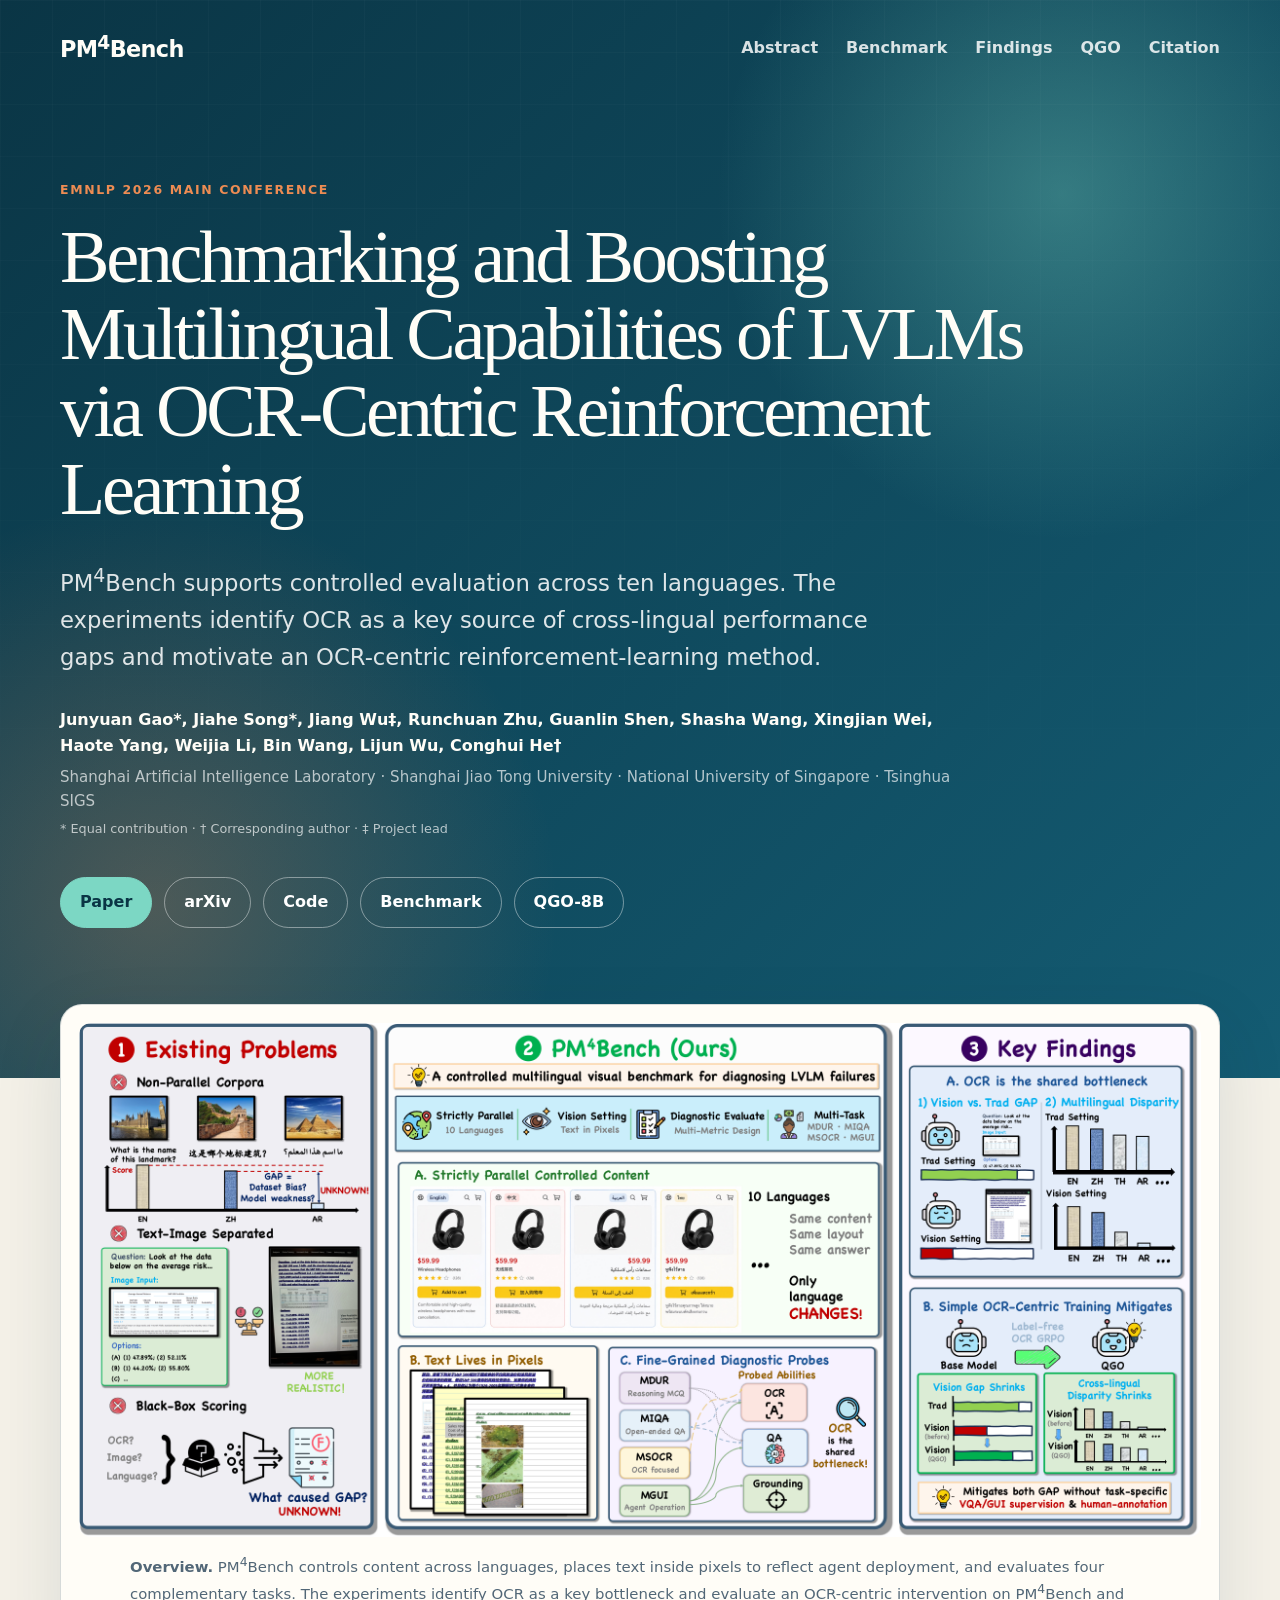
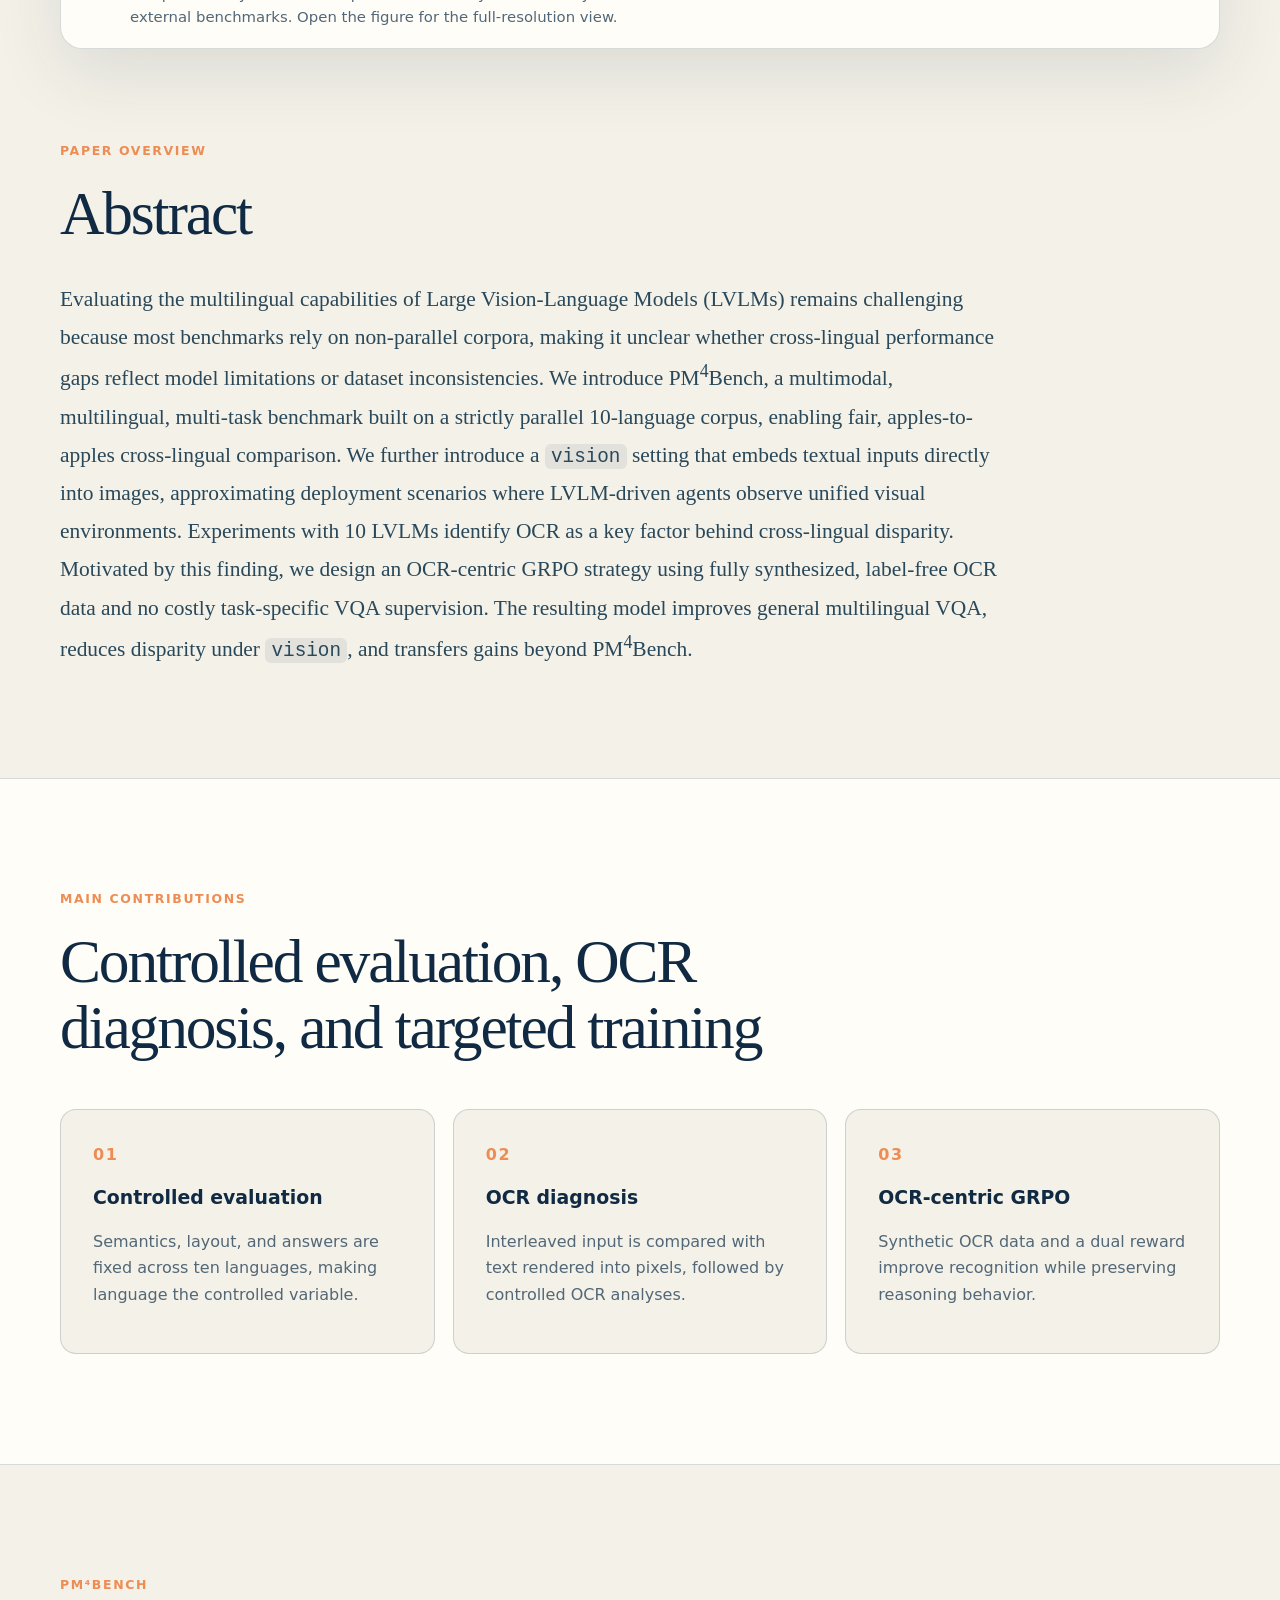
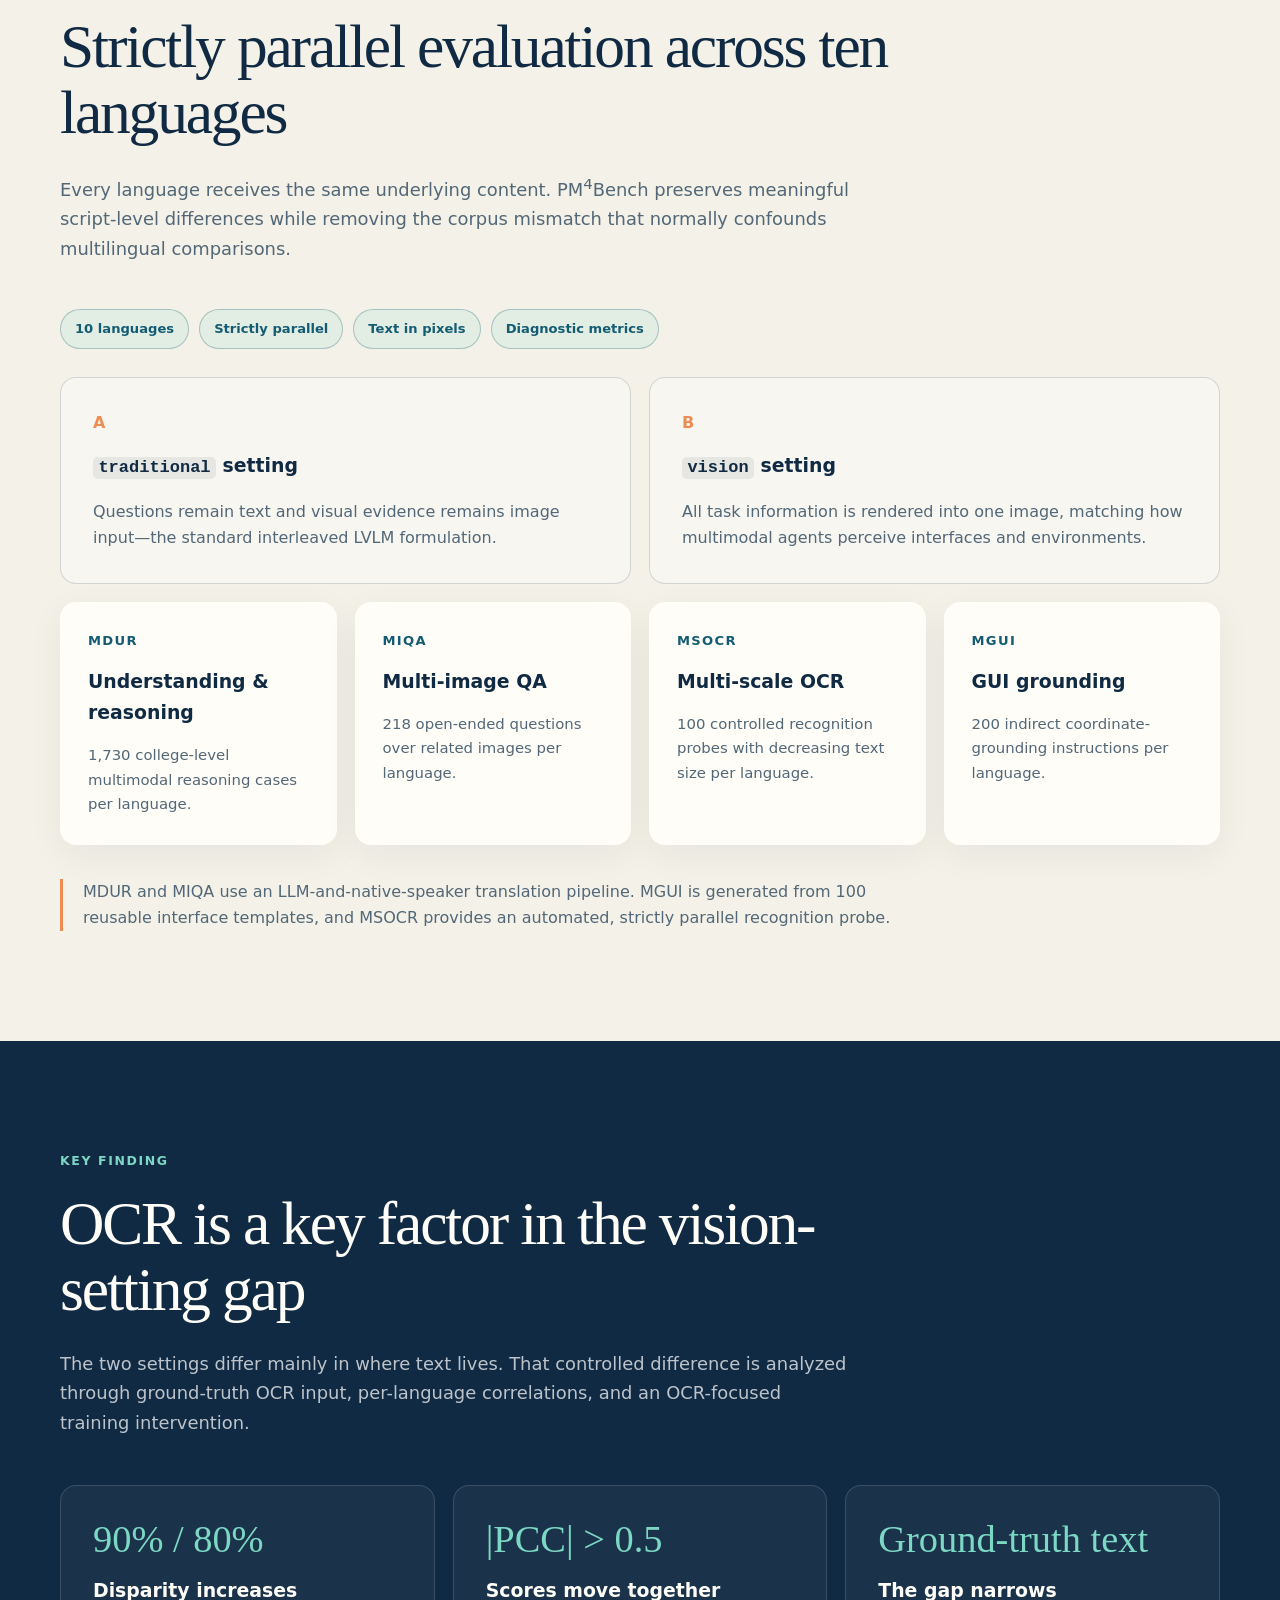
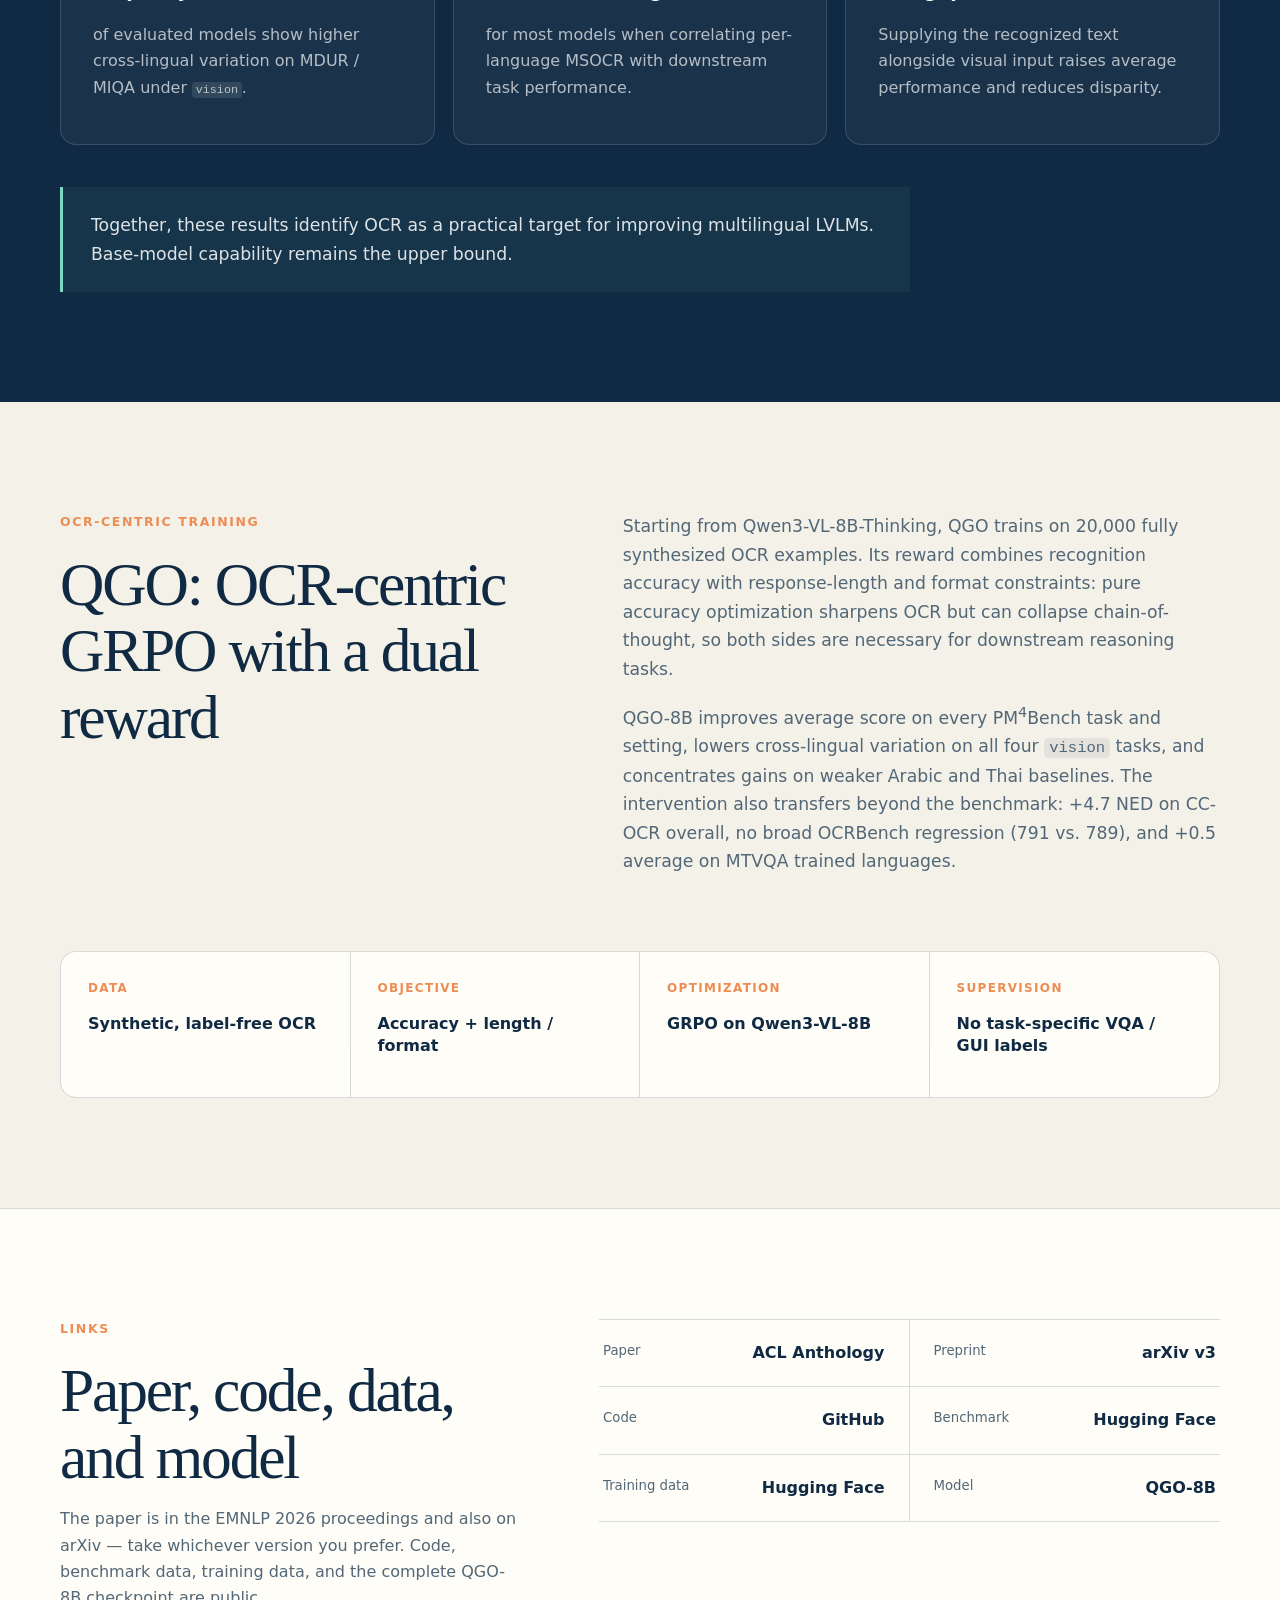
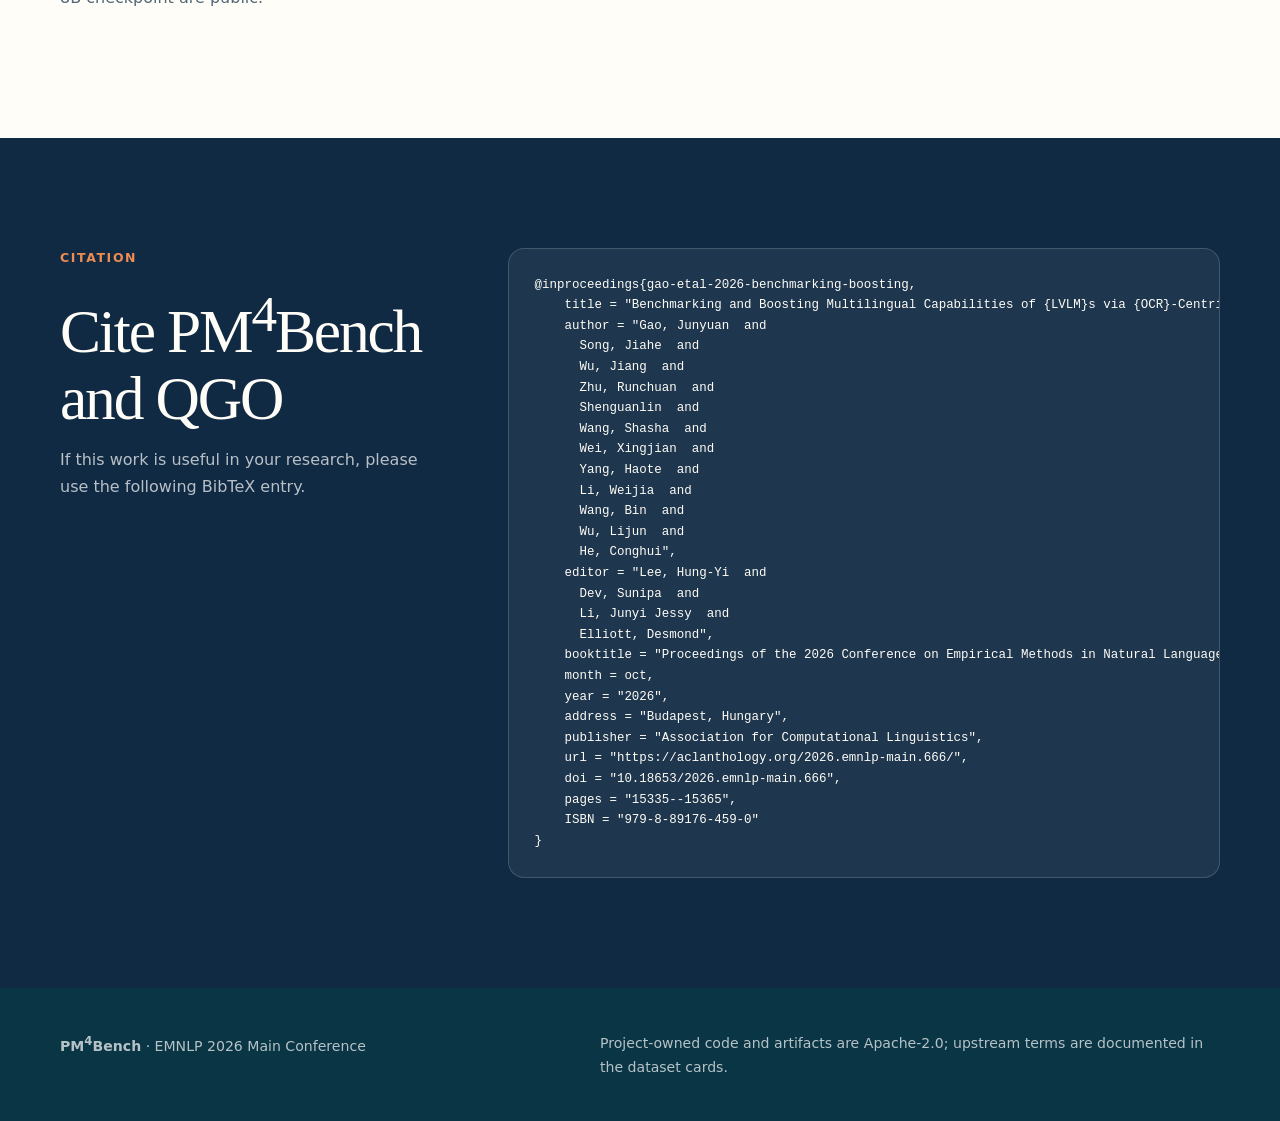
<file: index.html>
<!doctype html>
<html lang="en">
  <head>
    <meta charset="utf-8">
    <meta name="viewport" content="width=device-width, initial-scale=1">
    <meta http-equiv="refresh" content="0; url=./PM4Bench/">
    <title>PM4Bench</title>
    <link rel="canonical" href="https://little-bird-vodka.github.io/PM4Bench/">
  </head>
  <body>
    <p><a href="./PM4Bench/">Open the PM4Bench project page</a>.</p>
  </body>
</html>
</file>
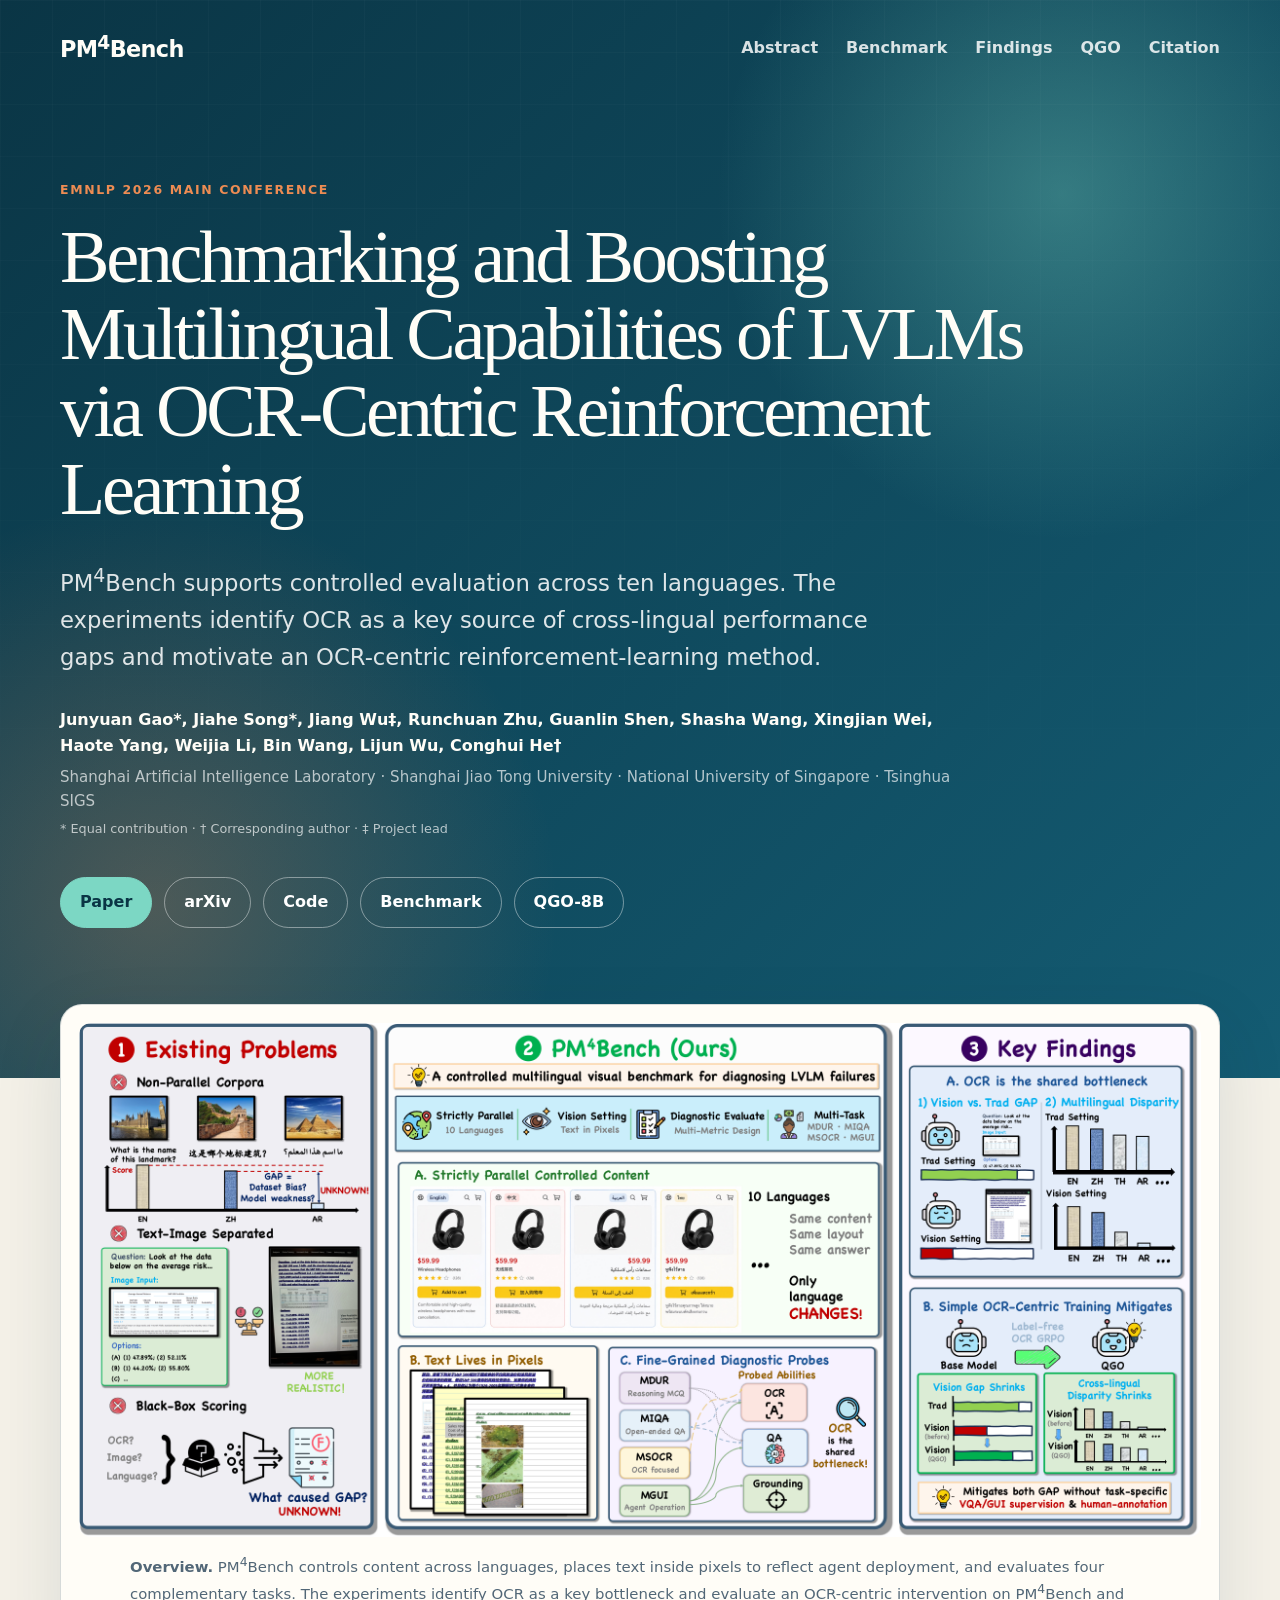
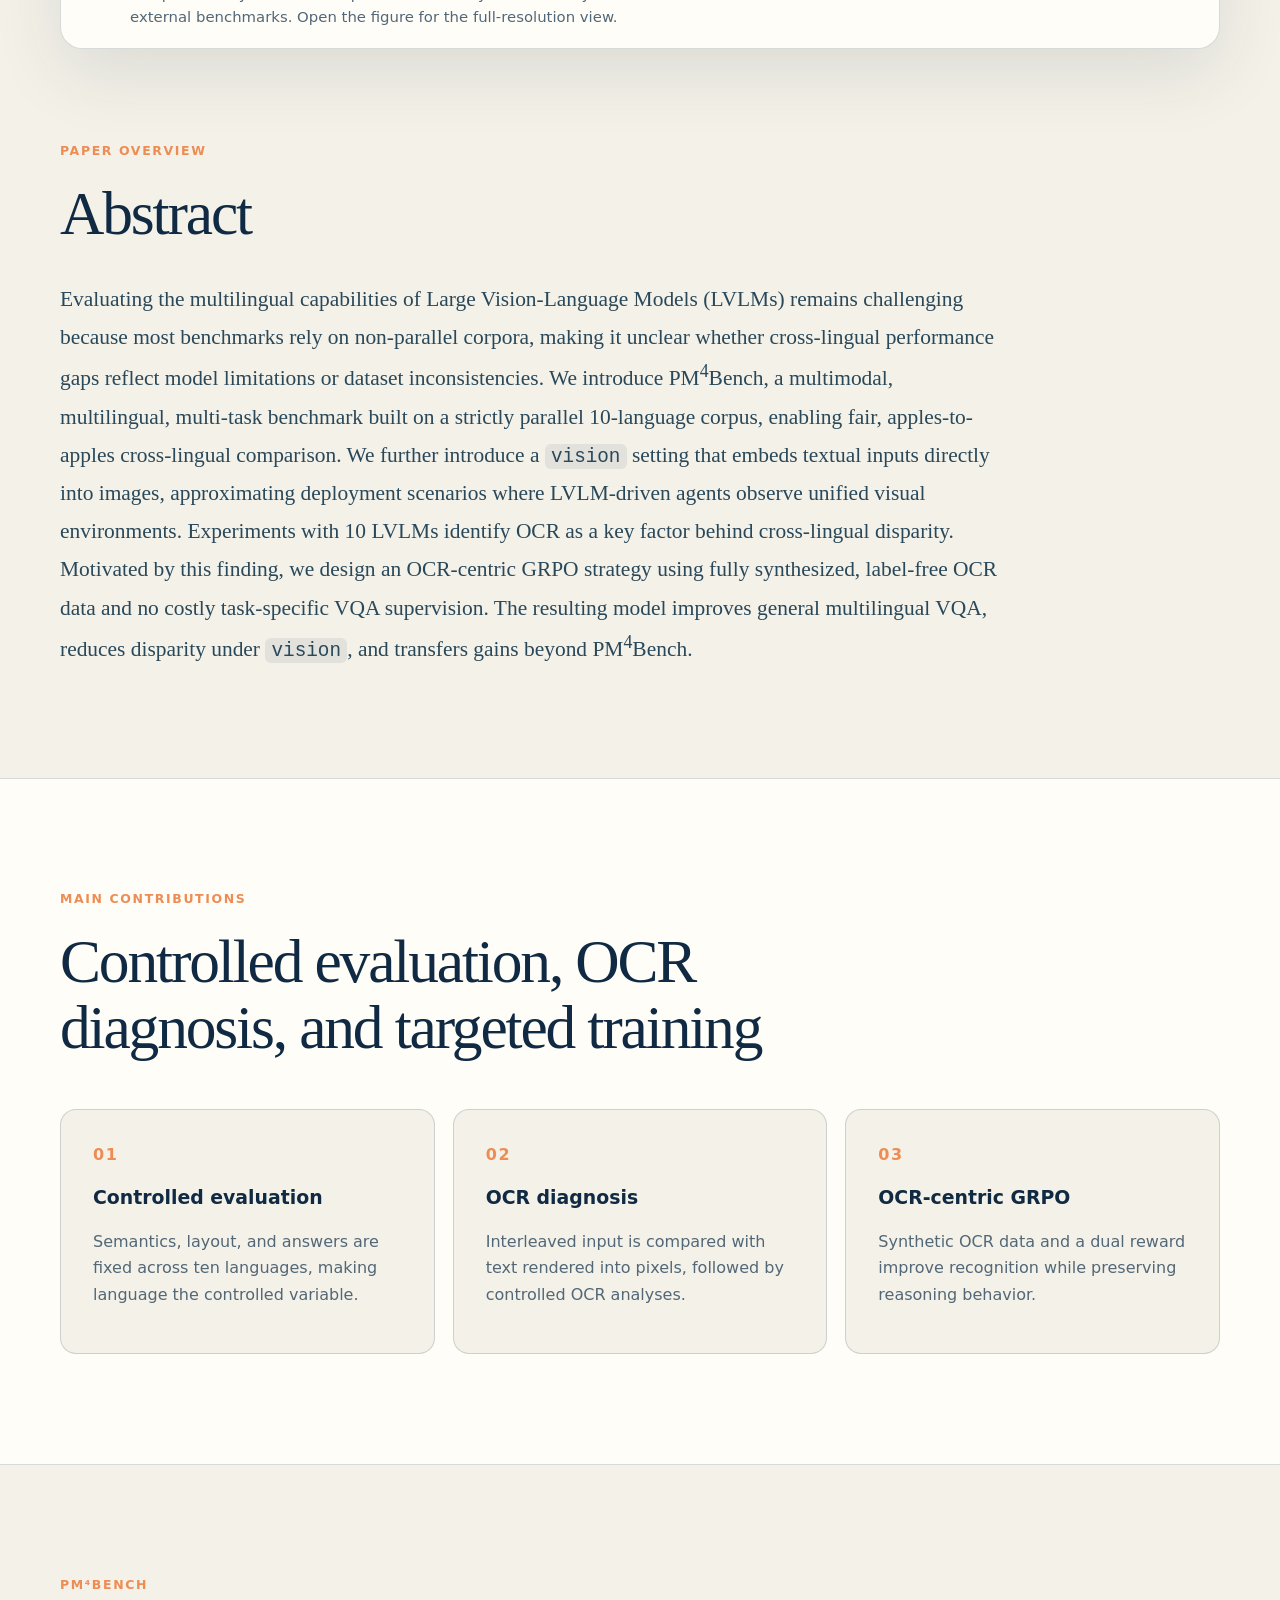
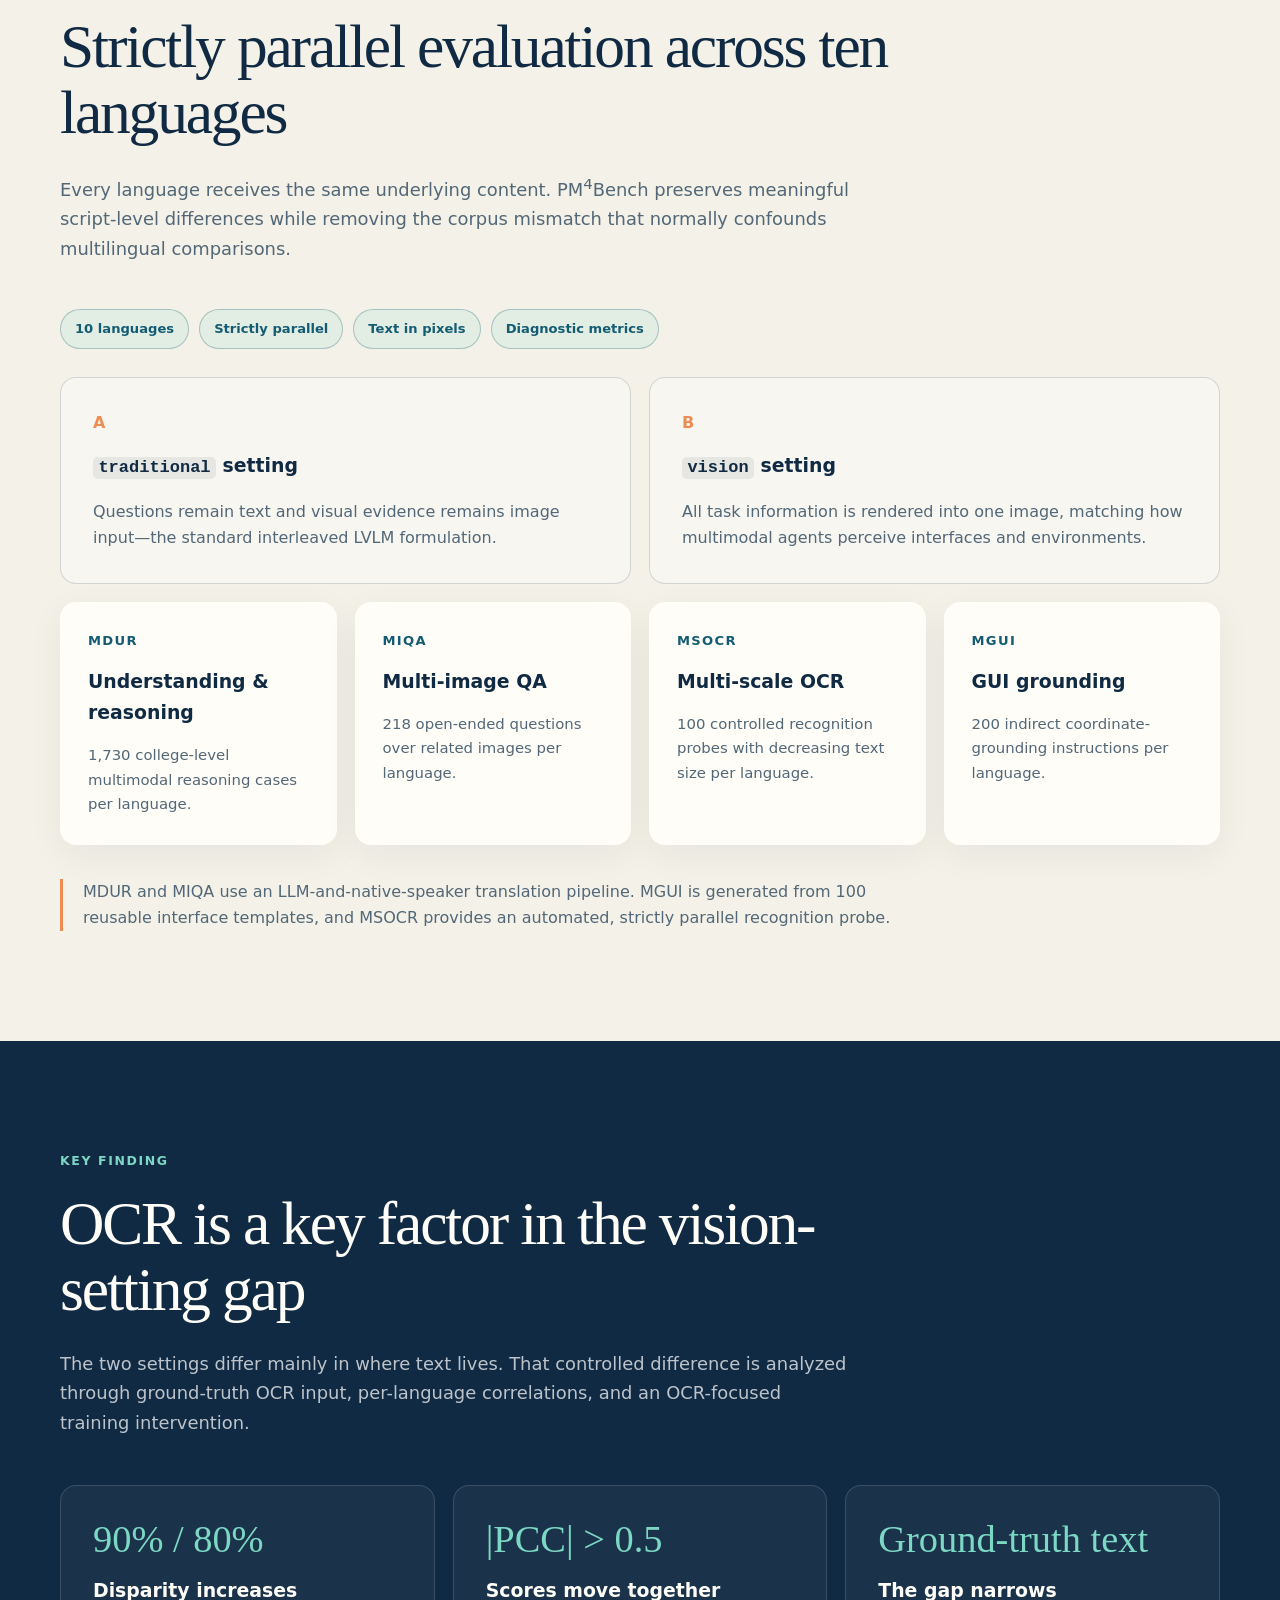
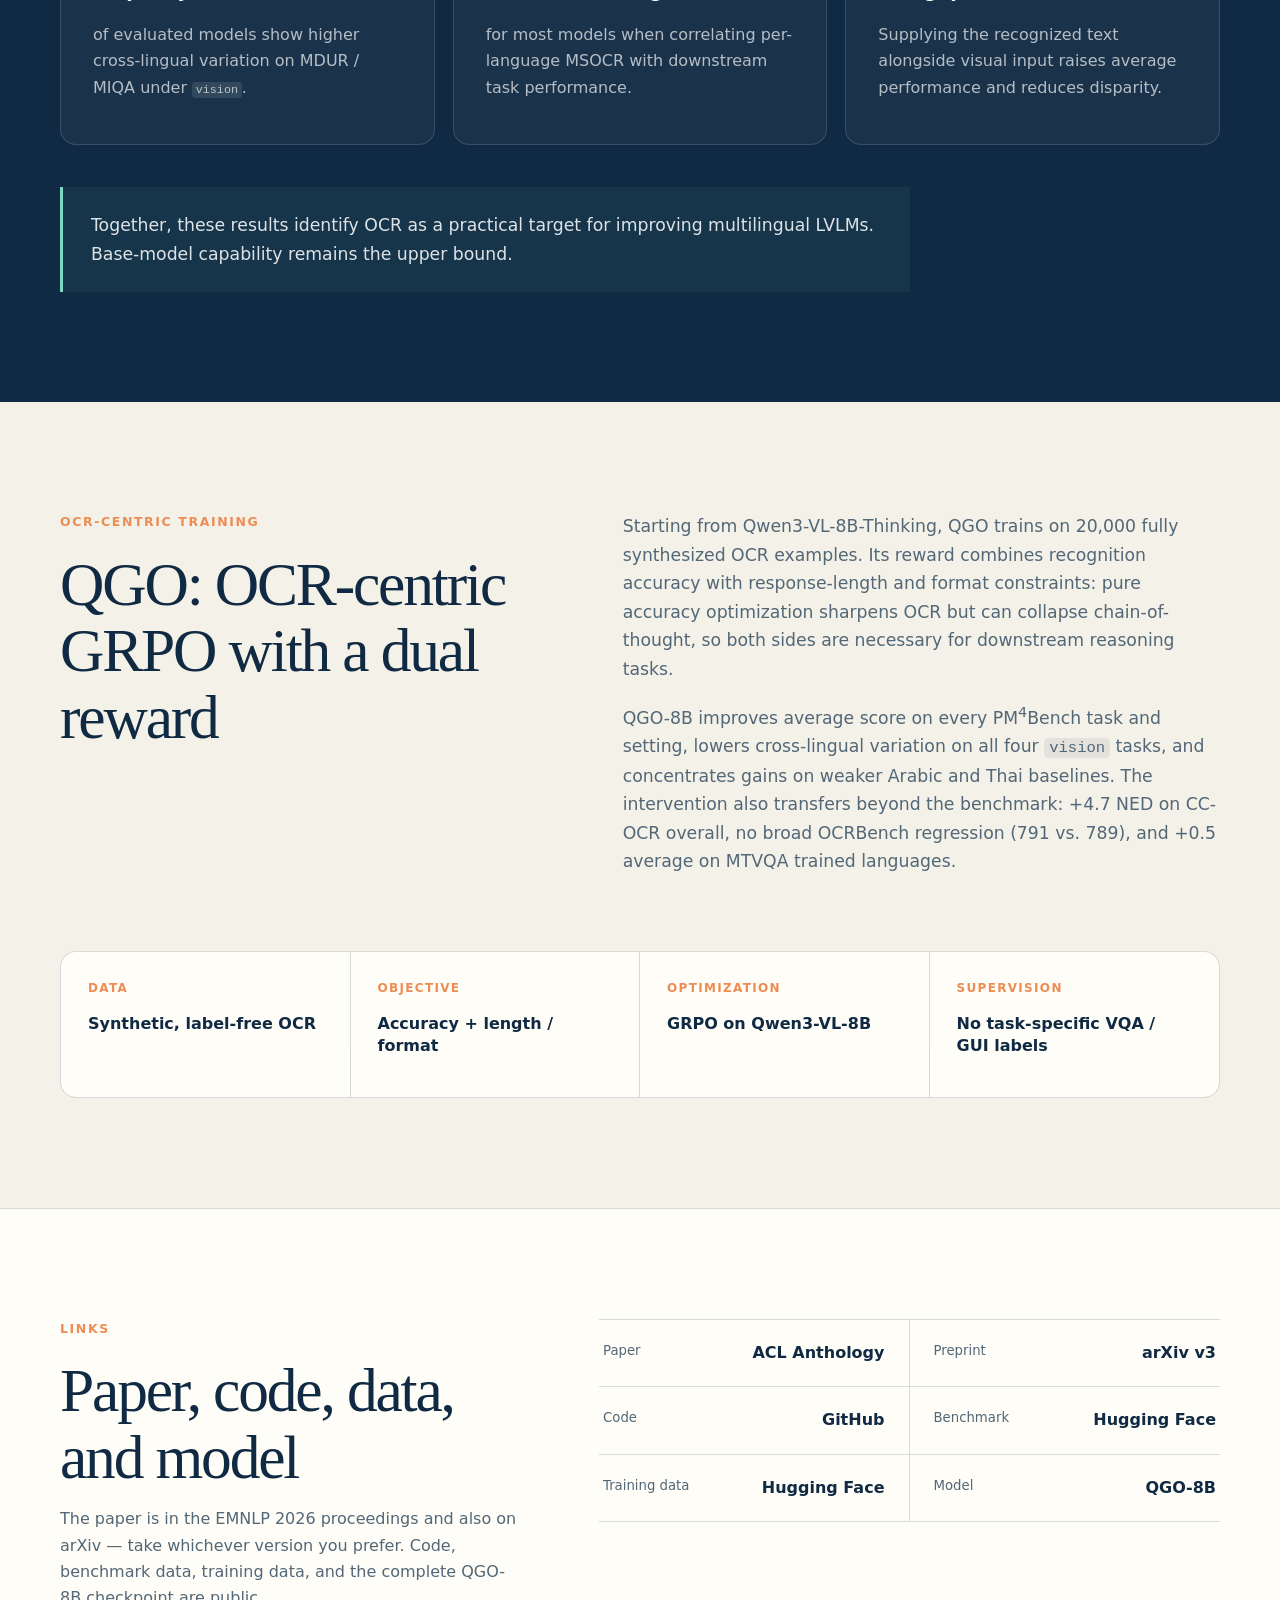
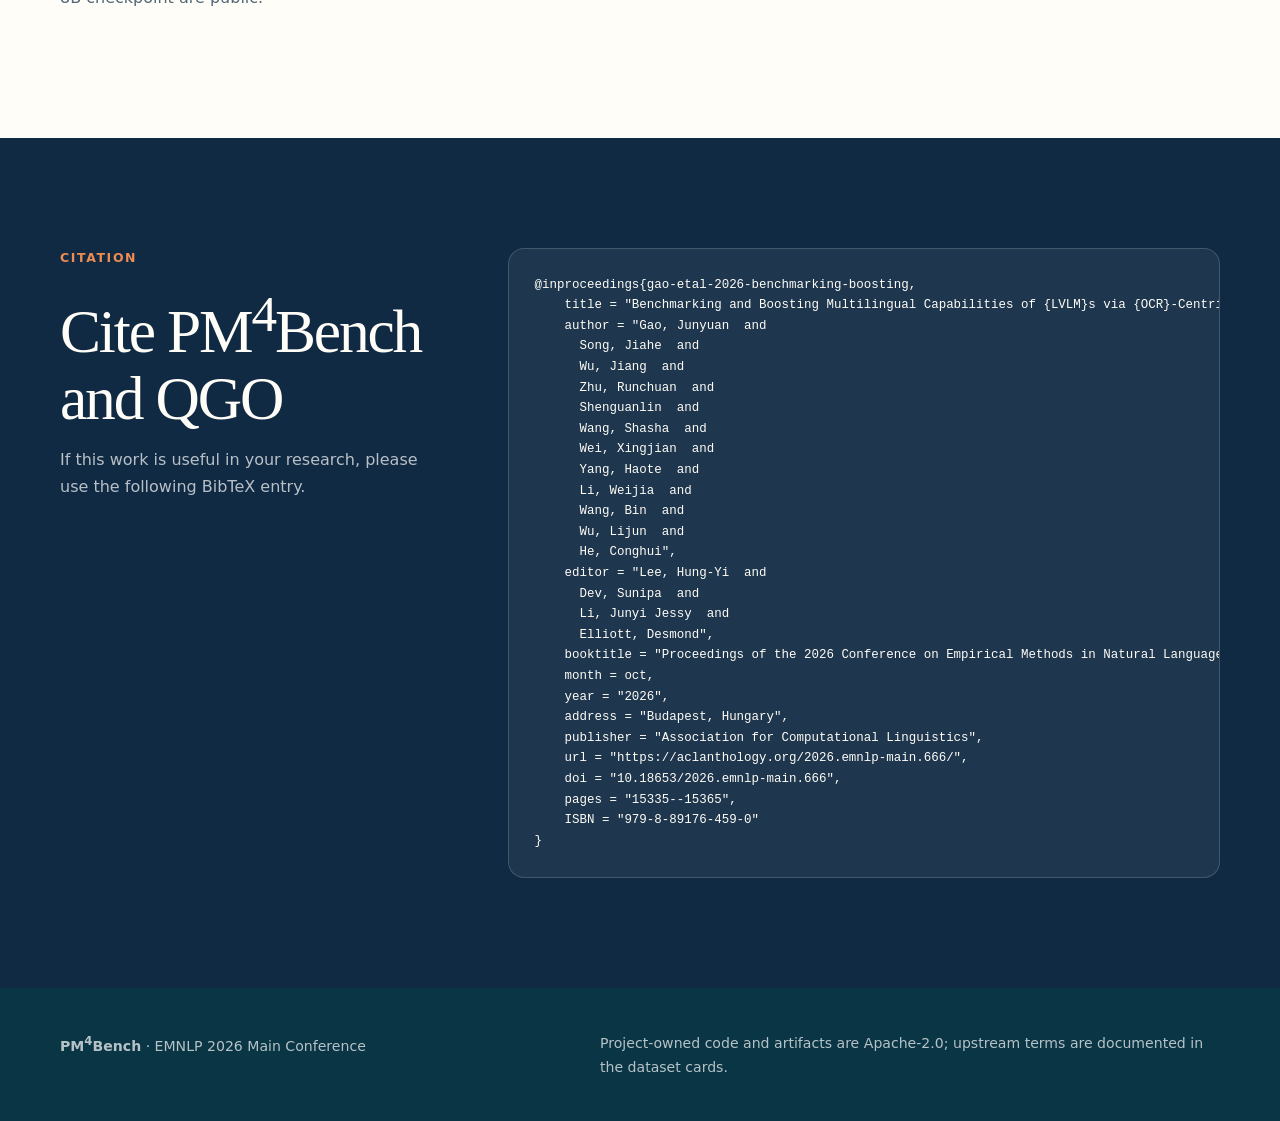
<file: PM4Bench/index.html>
<!doctype html>
<html lang="en">
  <head>
    <meta charset="utf-8">
    <meta name="viewport" content="width=device-width, initial-scale=1">
    <meta name="description" content="PM4Bench studies multilingual LVLMs with a strictly parallel benchmark, identifies OCR as a cross-lingual bottleneck, and mitigates it with OCR-centric reinforcement learning.">
    <meta name="theme-color" content="#102a43">
    <title>PM4Bench — Benchmarking and Boosting Multilingual LVLMs</title>
    <link rel="stylesheet" href="./styles.css">
  </head>
  <body>
    <header class="hero">
      <nav class="nav wrap" aria-label="Primary navigation">
        <a class="brand" href="#top" aria-label="PM4Bench home">PM<sup>4</sup>Bench</a>
        <div class="nav-links">
          <a href="#abstract">Abstract</a>
          <a href="#benchmark">Benchmark</a>
          <a href="#findings">Findings</a>
          <a href="#qgo">QGO</a>
          <a href="#citation">Citation</a>
        </div>
      </nav>

      <div id="top" class="hero-content wrap">
        <p class="eyebrow">EMNLP 2026 Main Conference</p>
        <h1>Benchmarking and Boosting Multilingual Capabilities of LVLMs via OCR-Centric Reinforcement Learning</h1>
        <p class="lede">
          PM<sup>4</sup>Bench supports controlled evaluation across ten
          languages. The experiments identify OCR as a key source of
          cross-lingual performance gaps and motivate an OCR-centric
          reinforcement-learning method.
        </p>
        <p class="authors">
          Junyuan Gao*, Jiahe Song*, Jiang Wu‡, Runchuan Zhu, Guanlin Shen,
          Shasha Wang, Xingjian Wei, Haote Yang, Weijia Li, Bin Wang,
          Lijun Wu, Conghui He†
        </p>
        <p class="affiliations">
          Shanghai Artificial Intelligence Laboratory · Shanghai Jiao Tong University ·
          National University of Singapore · Tsinghua SIGS
        </p>
        <p class="author-note">* Equal contribution · † Corresponding author · ‡ Project lead</p>
        <div class="actions" aria-label="Paper and artifacts">
          <a class="button primary" href="https://aclanthology.org/2026.emnlp-main.666/">Paper</a>
          <a class="button" href="https://arxiv.org/abs/2503.18484v3">arXiv</a>
          <a class="button" href="https://github.com/opendatalab/PM4Bench">Code</a>
          <a class="button" href="https://huggingface.co/datasets/songjhPKU/PM4Bench">Benchmark</a>
          <a class="button" href="https://huggingface.co/DatasetMan/QGO-8B">QGO-8B</a>
        </div>
      </div>
    </header>

    <main>
      <section class="teaser wrap" aria-labelledby="teaser-title">
        <figure>
          <a class="teaser-image-link" href="./teaser.png" title="Open the full-resolution teaser">
            <img
              src="./teaser.png"
              width="2304"
              height="1056"
              alt="PM4Bench overview: limitations of existing multilingual benchmarks, the controlled ten-language PM4Bench design, and OCR-centric training findings."
            >
          </a>
          <figcaption id="teaser-title">
            <strong>Overview.</strong> PM<sup>4</sup>Bench controls content across
            languages, places text inside pixels to reflect agent deployment,
            and evaluates four complementary tasks. The experiments identify
            OCR as a key bottleneck and evaluate an OCR-centric intervention on
            PM<sup>4</sup>Bench and external benchmarks.
            Open the figure for the full-resolution view.
          </figcaption>
        </figure>
      </section>

      <section id="abstract" class="section wrap prose-section">
        <p class="section-label">Paper overview</p>
        <h2>Abstract</h2>
        <p class="abstract-copy">
          Evaluating the multilingual capabilities of Large Vision-Language
          Models (LVLMs) remains challenging because most benchmarks rely on
          non-parallel corpora, making it unclear whether cross-lingual
          performance gaps reflect model limitations or dataset inconsistencies.
          We introduce PM<sup>4</sup>Bench, a multimodal, multilingual,
          multi-task benchmark built on a strictly parallel 10-language corpus,
          enabling fair, apples-to-apples cross-lingual comparison. We further
          introduce a <code>vision</code> setting that embeds textual inputs
          directly into images, approximating deployment scenarios where
          LVLM-driven agents observe unified visual environments. Experiments
          with 10 LVLMs identify OCR as a key factor behind cross-lingual
          disparity. Motivated by this finding, we design an OCR-centric GRPO
          strategy using fully synthesized, label-free OCR data and no costly
          task-specific VQA supervision. The resulting model improves general
          multilingual VQA, reduces disparity under <code>vision</code>, and
          transfers gains beyond PM<sup>4</sup>Bench.
        </p>
      </section>

      <section class="section highlights-band" aria-labelledby="contributions-title">
        <div class="wrap">
          <p class="section-label">Main contributions</p>
          <h2 id="contributions-title">Controlled evaluation, OCR diagnosis, and targeted training</h2>
          <div class="contribution-grid">
            <article>
              <span class="step">01</span>
              <h3>Controlled evaluation</h3>
              <p>Semantics, layout, and answers are fixed across ten languages, making language the controlled variable.</p>
            </article>
            <article>
              <span class="step">02</span>
              <h3>OCR diagnosis</h3>
              <p>Interleaved input is compared with text rendered into pixels, followed by controlled OCR analyses.</p>
            </article>
            <article>
              <span class="step">03</span>
              <h3>OCR-centric GRPO</h3>
              <p>Synthetic OCR data and a dual reward improve recognition while preserving reasoning behavior.</p>
            </article>
          </div>
        </div>
      </section>

      <section id="benchmark" class="section wrap">
        <p class="section-label">PM⁴Bench</p>
        <h2>Strictly parallel evaluation across ten languages</h2>
        <p class="section-intro">
          Every language receives the same underlying content. PM<sup>4</sup>Bench
          preserves meaningful script-level differences while removing the
          corpus mismatch that normally confounds multilingual comparisons.
        </p>

        <div class="principle-row" aria-label="Benchmark design principles">
          <span>10 languages</span>
          <span>Strictly parallel</span>
          <span>Text in pixels</span>
          <span>Diagnostic metrics</span>
        </div>

        <div class="setting-grid">
          <article>
            <span class="step">A</span>
            <h3><code>traditional</code> setting</h3>
            <p>Questions remain text and visual evidence remains image input—the standard interleaved LVLM formulation.</p>
          </article>
          <article>
            <span class="step">B</span>
            <h3><code>vision</code> setting</h3>
            <p>All task information is rendered into one image, matching how multimodal agents perceive interfaces and environments.</p>
          </article>
        </div>

        <div class="task-grid">
          <article>
            <p class="task-code">MDUR</p>
            <h3>Understanding &amp; reasoning</h3>
            <p>1,730 college-level multimodal reasoning cases per language.</p>
          </article>
          <article>
            <p class="task-code">MIQA</p>
            <h3>Multi-image QA</h3>
            <p>218 open-ended questions over related images per language.</p>
          </article>
          <article>
            <p class="task-code">MSOCR</p>
            <h3>Multi-scale OCR</h3>
            <p>100 controlled recognition probes with decreasing text size per language.</p>
          </article>
          <article>
            <p class="task-code">MGUI</p>
            <h3>GUI grounding</h3>
            <p>200 indirect coordinate-grounding instructions per language.</p>
          </article>
        </div>

        <p class="construction-note">
          MDUR and MIQA use an LLM-and-native-speaker translation pipeline.
          MGUI is generated from 100 reusable interface templates, and MSOCR
          provides an automated, strictly parallel recognition probe.
        </p>
      </section>

      <section id="findings" class="section dark">
        <div class="wrap">
          <p class="section-label">Key finding</p>
          <h2>OCR is a key factor in the vision-setting gap</h2>
          <p class="dark-intro">
            The two settings differ mainly in where text lives. That controlled
            difference is analyzed through ground-truth OCR input, per-language
            correlations, and an OCR-focused training intervention.
          </p>

          <div class="evidence-grid">
            <article>
              <strong>90% / 80%</strong>
              <h3>Disparity increases</h3>
              <p>of evaluated models show higher cross-lingual variation on MDUR / MIQA under <code>vision</code>.</p>
            </article>
            <article>
              <strong>|PCC| &gt; 0.5</strong>
              <h3>Scores move together</h3>
              <p>for most models when correlating per-language MSOCR with downstream task performance.</p>
            </article>
            <article>
              <strong>Ground-truth text</strong>
              <h3>The gap narrows</h3>
              <p>Supplying the recognized text alongside visual input raises average performance and reduces disparity.</p>
            </article>
          </div>

          <p class="finding-conclusion">
            Together, these results identify OCR as a practical target for
            improving multilingual LVLMs. Base-model capability remains the
            upper bound.
          </p>
        </div>
      </section>

      <section id="qgo" class="section wrap">
        <div class="split">
          <div>
            <p class="section-label">OCR-centric training</p>
            <h2>QGO: OCR-centric GRPO with a dual reward</h2>
          </div>
          <div class="qgo-copy">
            <p>
              Starting from Qwen3-VL-8B-Thinking, QGO trains on 20,000 fully
              synthesized OCR examples. Its reward combines recognition
              accuracy with response-length and format constraints: pure
              accuracy optimization sharpens OCR but can collapse chain-of-thought,
              so both sides are necessary for downstream reasoning tasks.
            </p>
            <p>
              QGO-8B improves average score on every PM<sup>4</sup>Bench task
              and setting, lowers cross-lingual variation on all four
              <code>vision</code> tasks, and concentrates gains on weaker Arabic
              and Thai baselines. The intervention also transfers beyond the
              benchmark: +4.7 NED on CC-OCR overall, no broad OCRBench regression
              (791 vs. 789), and +0.5 average on MTVQA trained languages.
            </p>
          </div>
        </div>

        <div class="method-strip" aria-label="QGO training recipe">
          <div><span>Data</span><strong>Synthetic, label-free OCR</strong></div>
          <div><span>Objective</span><strong>Accuracy + length / format</strong></div>
          <div><span>Optimization</span><strong>GRPO on Qwen3-VL-8B</strong></div>
          <div><span>Supervision</span><strong>No task-specific VQA / GUI labels</strong></div>
        </div>
      </section>

      <section id="resources" class="section resources-section">
        <div class="wrap resource-copy">
          <div>
            <p class="section-label">Links</p>
            <h2>Paper, code, data, and model</h2>
            <p>
              The paper is in the EMNLP 2026 proceedings and also on arXiv —
              take whichever version you prefer. Code, benchmark data, training
              data, and the complete QGO-8B checkpoint are public.
            </p>
          </div>
          <div class="resource-links" aria-label="Public resources">
            <a href="https://aclanthology.org/2026.emnlp-main.666/"><span>Paper</span><strong>ACL Anthology</strong></a>
            <a href="https://arxiv.org/abs/2503.18484v3"><span>Preprint</span><strong>arXiv v3</strong></a>
            <a href="https://github.com/opendatalab/PM4Bench"><span>Code</span><strong>GitHub</strong></a>
            <a href="https://huggingface.co/datasets/songjhPKU/PM4Bench"><span>Benchmark</span><strong>Hugging Face</strong></a>
            <a href="https://huggingface.co/datasets/DatasetMan/PM4Bench-QGO-Train"><span>Training data</span><strong>Hugging Face</strong></a>
            <a href="https://huggingface.co/DatasetMan/QGO-8B"><span>Model</span><strong>QGO-8B</strong></a>
          </div>
        </div>
      </section>

      <section id="citation" class="section citation-section">
        <div class="wrap citation-copy">
          <div>
            <p class="section-label">Citation</p>
            <h2>Cite PM<sup>4</sup>Bench and QGO</h2>
            <p>If this work is useful in your research, please use the following BibTeX entry.</p>
          </div>
          <pre><code>@inproceedings{gao-etal-2026-benchmarking-boosting,
    title = &quot;Benchmarking and Boosting Multilingual Capabilities of {LVLM}s via {OCR}-Centric Reinforcement Learning&quot;,
    author = &quot;Gao, Junyuan  and
      Song, Jiahe  and
      Wu, Jiang  and
      Zhu, Runchuan  and
      Shenguanlin  and
      Wang, Shasha  and
      Wei, Xingjian  and
      Yang, Haote  and
      Li, Weijia  and
      Wang, Bin  and
      Wu, Lijun  and
      He, Conghui&quot;,
    editor = &quot;Lee, Hung-Yi  and
      Dev, Sunipa  and
      Li, Junyi Jessy  and
      Elliott, Desmond&quot;,
    booktitle = &quot;Proceedings of the 2026 Conference on Empirical Methods in Natural Language Processing&quot;,
    month = oct,
    year = &quot;2026&quot;,
    address = &quot;Budapest, Hungary&quot;,
    publisher = &quot;Association for Computational Linguistics&quot;,
    url = &quot;https://aclanthology.org/2026.emnlp-main.666/&quot;,
    doi = &quot;10.18653/2026.emnlp-main.666&quot;,
    pages = &quot;15335--15365&quot;,
    ISBN = &quot;979-8-89176-459-0&quot;
}</code></pre>
        </div>
      </section>
    </main>

    <footer>
      <div class="wrap footer-content">
        <p><strong>PM<sup>4</sup>Bench</strong> · EMNLP 2026 Main Conference</p>
        <p>Project-owned code and artifacts are Apache-2.0; upstream terms are documented in the dataset cards.</p>
      </div>
    </footer>
  </body>
</html>
</file>
<file: PM4Bench/styles.css>
:root {
  color-scheme: light;
  --ink: #102a43;
  --muted: #526777;
  --paper: #f4f1e8;
  --white: #fffdf7;
  --blue: #145c73;
  --blue-deep: #0a3545;
  --aqua: #7cd7c4;
  --orange: #ed8c53;
  --line: rgba(16, 42, 67, 0.17);
  --shadow: 0 24px 70px rgba(16, 42, 67, 0.11);
}

* { box-sizing: border-box; }

html { scroll-behavior: smooth; }

body {
  margin: 0;
  color: var(--ink);
  background: var(--paper);
  font-family: Inter, ui-sans-serif, system-ui, -apple-system, BlinkMacSystemFont, "Segoe UI", sans-serif;
  line-height: 1.65;
}

a { color: inherit; }

code {
  padding: 0.08em 0.32em;
  border-radius: 0.3em;
  color: inherit;
  background: rgba(16, 42, 67, 0.08);
  font-size: 0.9em;
}

.wrap {
  width: min(1160px, calc(100% - 40px));
  margin-inline: auto;
}

.hero {
  position: relative;
  overflow: hidden;
  min-height: 790px;
  color: var(--white);
  background:
    radial-gradient(circle at 83% 18%, rgba(124, 215, 196, 0.35), transparent 25%),
    radial-gradient(circle at 12% 84%, rgba(237, 140, 83, 0.28), transparent 28%),
    linear-gradient(135deg, var(--blue-deep), var(--blue));
}

.hero::after {
  content: "";
  position: absolute;
  inset: 0;
  opacity: 0.18;
  background-image:
    linear-gradient(rgba(255, 255, 255, 0.12) 1px, transparent 1px),
    linear-gradient(90deg, rgba(255, 255, 255, 0.12) 1px, transparent 1px);
  background-size: 52px 52px;
  mask-image: linear-gradient(to bottom, black, transparent 90%);
  pointer-events: none;
}

.nav {
  position: relative;
  z-index: 1;
  display: flex;
  justify-content: space-between;
  align-items: center;
  padding-block: 28px;
}

.brand {
  font-size: 1.4rem;
  font-weight: 850;
  text-decoration: none;
  letter-spacing: -0.03em;
}

.nav-links {
  display: flex;
  gap: 28px;
}

.nav-links a {
  color: rgba(255, 255, 255, 0.84);
  text-decoration: none;
  font-weight: 650;
}

.nav-links a:hover { color: white; }

.hero-content {
  position: relative;
  z-index: 1;
  padding: 84px 0 150px;
}

.eyebrow,
.section-label {
  margin: 0 0 18px;
  color: var(--orange);
  font-size: 0.78rem;
  font-weight: 850;
  letter-spacing: 0.13em;
  text-transform: uppercase;
}

.hero h1 {
  max-width: 1040px;
  margin: 0;
  font-family: Georgia, "Times New Roman", serif;
  font-size: clamp(2.6rem, 5.8vw, 5.15rem);
  font-weight: 500;
  line-height: 1.04;
  letter-spacing: -0.045em;
}

.lede {
  max-width: 810px;
  margin: 32px 0 18px;
  color: rgba(255, 255, 255, 0.86);
  font-size: clamp(1.12rem, 2vw, 1.42rem);
}

.authors {
  max-width: 920px;
  margin: 30px 0 5px;
  font-weight: 720;
}

.affiliations,
.author-note {
  max-width: 920px;
  margin: 0;
  color: rgba(255, 255, 255, 0.68);
  font-size: 0.94rem;
}

.author-note {
  margin-top: 4px;
  font-size: 0.8rem;
}

.actions {
  display: flex;
  flex-wrap: wrap;
  gap: 12px;
  margin-top: 38px;
}

.button {
  display: inline-flex;
  padding: 11px 19px;
  border: 1px solid rgba(255, 255, 255, 0.42);
  border-radius: 999px;
  color: white;
  text-decoration: none;
  font-weight: 750;
  transition: transform 0.18s ease, background 0.18s ease;
}

.button:hover {
  transform: translateY(-2px);
  background: rgba(255, 255, 255, 0.1);
}

.button.primary {
  color: var(--blue-deep);
  background: var(--aqua);
  border-color: var(--aqua);
}

.teaser {
  position: relative;
  z-index: 2;
  margin-top: -74px;
}

.teaser figure {
  margin: 0;
  padding: 18px;
  border: 1px solid var(--line);
  border-radius: 22px;
  background: var(--white);
  box-shadow: var(--shadow);
}

.teaser-image-link { display: block; }

.teaser img {
  display: block;
  width: 100%;
  height: auto;
  border-radius: 12px;
}

.teaser figcaption {
  max-width: 1020px;
  margin: 15px auto 1px;
  color: var(--muted);
  font-size: 0.93rem;
  line-height: 1.55;
}

.section { padding-block: 110px; }

.section h2 {
  max-width: 850px;
  margin: 0;
  font-family: Georgia, "Times New Roman", serif;
  font-size: clamp(2.2rem, 4.8vw, 4rem);
  font-weight: 500;
  line-height: 1.08;
  letter-spacing: -0.035em;
}

.prose-section { padding-top: 92px; }

.abstract-copy {
  max-width: 940px;
  margin: 34px 0 0;
  color: #29485a;
  font-family: Georgia, "Times New Roman", serif;
  font-size: clamp(1.12rem, 2vw, 1.34rem);
  line-height: 1.78;
}

.section-intro,
.dark-intro {
  max-width: 790px;
  margin: 26px 0 46px;
  color: var(--muted);
  font-size: 1.12rem;
}

.highlights-band {
  border-block: 1px solid var(--line);
  background: var(--white);
}

.contribution-grid,
.setting-grid,
.task-grid,
.evidence-grid {
  display: grid;
  gap: 18px;
}

.contribution-grid {
  grid-template-columns: repeat(3, 1fr);
  margin-top: 48px;
}

.contribution-grid article {
  min-height: 245px;
  padding: 32px;
  border: 1px solid var(--line);
  border-radius: 16px;
  background: var(--paper);
}

.contribution-grid h3,
.setting-grid h3,
.task-grid h3,
.evidence-grid h3 {
  margin: 14px 0 6px;
  font-size: 1.18rem;
}

.contribution-grid p,
.setting-grid p,
.task-grid p,
.evidence-grid p {
  margin-bottom: 0;
  color: var(--muted);
}

.step {
  color: var(--orange);
  font-weight: 850;
  letter-spacing: 0.1em;
}

.principle-row {
  display: flex;
  flex-wrap: wrap;
  gap: 10px;
  margin-bottom: 28px;
}

.principle-row span {
  padding: 8px 14px;
  border: 1px solid rgba(20, 92, 115, 0.3);
  border-radius: 999px;
  color: var(--blue);
  background: rgba(124, 215, 196, 0.14);
  font-size: 0.82rem;
  font-weight: 800;
}

.setting-grid {
  grid-template-columns: 1fr 1fr;
  margin-bottom: 18px;
}

.setting-grid article {
  min-height: 205px;
  padding: 32px;
  border: 1px solid var(--line);
  border-radius: 16px;
  background: rgba(255, 255, 255, 0.4);
}

.task-grid { grid-template-columns: repeat(4, 1fr); }

.task-grid article {
  padding: 28px;
  border-radius: 16px;
  background: var(--white);
  box-shadow: 0 10px 35px rgba(16, 42, 67, 0.06);
}

.task-grid .task-code {
  margin: 0;
  color: var(--blue);
  font-size: 0.82rem;
  font-weight: 900;
  letter-spacing: 0.1em;
}

.task-grid p:last-child { font-size: 0.93rem; }

.construction-note {
  max-width: 860px;
  margin: 34px 0 0;
  padding-left: 20px;
  border-left: 3px solid var(--orange);
  color: var(--muted);
}

.dark {
  color: var(--white);
  background: var(--ink);
}

.dark .section-label { color: var(--aqua); }
.dark code { background: rgba(255, 255, 255, 0.1); }

.dark-intro {
  color: rgba(255, 255, 255, 0.72);
}

.evidence-grid {
  grid-template-columns: repeat(3, 1fr);
  margin-top: 48px;
}

.evidence-grid article {
  min-height: 260px;
  padding: 32px;
  border: 1px solid rgba(255, 255, 255, 0.14);
  border-radius: 16px;
  background: rgba(255, 255, 255, 0.045);
}

.evidence-grid strong {
  display: block;
  color: var(--aqua);
  font: 500 clamp(1.5rem, 3vw, 2.5rem)/1.1 Georgia, "Times New Roman", serif;
}

.evidence-grid p { color: rgba(255, 255, 255, 0.68); }

.finding-conclusion {
  max-width: 850px;
  margin: 42px 0 0;
  padding: 24px 28px;
  border-left: 3px solid var(--aqua);
  color: rgba(255, 255, 255, 0.86);
  background: rgba(124, 215, 196, 0.06);
  font-size: 1.08rem;
}

.split {
  display: grid;
  grid-template-columns: 0.9fr 1.1fr;
  gap: 74px;
  align-items: start;
}

.qgo-copy {
  color: var(--muted);
  font-size: 1.08rem;
}

.qgo-copy p:first-child { margin-top: 0; }

.method-strip {
  display: grid;
  grid-template-columns: repeat(4, 1fr);
  margin-top: 58px;
  border: 1px solid var(--line);
  border-radius: 16px;
  background: var(--white);
  overflow: hidden;
}

.method-strip div {
  min-height: 145px;
  padding: 27px;
  border-right: 1px solid var(--line);
}

.method-strip div:last-child { border-right: 0; }

.method-strip span {
  display: block;
  margin-bottom: 14px;
  color: var(--orange);
  font-size: 0.75rem;
  font-weight: 850;
  letter-spacing: 0.11em;
  text-transform: uppercase;
}

.method-strip strong {
  display: block;
  line-height: 1.42;
}

.resources-section {
  border-top: 1px solid var(--line);
  background: var(--white);
}

.resource-copy {
  display: grid;
  grid-template-columns: 0.85fr 1.15fr;
  gap: 80px;
  align-items: start;
}

.resource-copy > div > p:last-child {
  max-width: 510px;
  color: var(--muted);
}

.resource-links {
  display: grid;
  grid-template-columns: 1fr 1fr;
  border-top: 1px solid var(--line);
}

.resource-links a {
  display: flex;
  justify-content: space-between;
  gap: 20px;
  padding: 20px 4px;
  border-bottom: 1px solid var(--line);
  text-decoration: none;
}

.resource-links a:nth-child(odd) {
  padding-right: 24px;
  border-right: 1px solid var(--line);
}

.resource-links a:nth-child(even) { padding-left: 24px; }

.resource-links a:hover strong { color: var(--blue); }

.resource-links span {
  color: var(--muted);
  font-size: 0.83rem;
}

.citation-section {
  color: var(--white);
  background: var(--ink);
}

.citation-copy {
  display: grid;
  grid-template-columns: 0.7fr 1.3fr;
  gap: 64px;
  align-items: start;
}

.citation-copy > div > p:last-child {
  max-width: 430px;
  color: rgba(255, 255, 255, 0.7);
}

.citation-copy pre {
  max-width: 100%;
  margin: 0;
  padding: 26px;
  overflow-x: auto;
  border: 1px solid rgba(255, 255, 255, 0.16);
  border-radius: 16px;
  background: rgba(255, 255, 255, 0.06);
  font-size: 0.78rem;
  line-height: 1.65;
}

.citation-copy code {
  padding: 0;
  background: transparent;
  font-size: inherit;
}

footer {
  padding-block: 44px;
  color: rgba(255, 255, 255, 0.7);
  background: var(--blue-deep);
}

.footer-content {
  display: flex;
  justify-content: space-between;
  gap: 40px;
}

.footer-content p {
  max-width: 620px;
  margin: 0;
  font-size: 0.88rem;
}

@media (max-width: 900px) {
  .hero { min-height: auto; }
  .nav-links { display: none; }
  .hero-content { padding: 64px 0 138px; }
  .contribution-grid,
  .evidence-grid {
    grid-template-columns: 1fr;
  }
  .contribution-grid article,
  .evidence-grid article { min-height: 0; }
  .task-grid,
  .method-strip { grid-template-columns: 1fr 1fr; }
  .method-strip div:nth-child(2) { border-right: 0; }
  .method-strip div:nth-child(-n + 2) { border-bottom: 1px solid var(--line); }
  .split,
  .resource-copy,
  .citation-copy {
    grid-template-columns: 1fr;
    gap: 42px;
  }
}

@media (max-width: 620px) {
  .wrap { width: min(100% - 26px, 1160px); }
  .hero h1 { font-size: 2.38rem; }
  .actions { display: grid; grid-template-columns: 1fr 1fr; }
  .button { justify-content: center; }
  .teaser { margin-top: -48px; }
  .teaser figure { padding: 8px; border-radius: 14px; }
  .teaser img { border-radius: 8px; }
  .teaser figcaption { padding: 0 6px 5px; font-size: 0.82rem; }
  .section { padding-block: 78px; }
  .setting-grid,
  .task-grid,
  .method-strip,
  .resource-links {
    grid-template-columns: 1fr;
  }
  .setting-grid article,
  .task-grid article,
  .contribution-grid article,
  .evidence-grid article { padding: 24px; }
  .method-strip div,
  .method-strip div:nth-child(2) {
    min-height: 0;
    border-right: 0;
    border-bottom: 1px solid var(--line);
  }
  .method-strip div:last-child { border-bottom: 0; }
  .resource-links a,
  .resource-links a:nth-child(odd),
  .resource-links a:nth-child(even) {
    padding-inline: 4px;
    border-right: 0;
  }
  .footer-content { display: block; }
  .footer-content p + p { margin-top: 14px; }
}

@media (prefers-reduced-motion: reduce) {
  html { scroll-behavior: auto; }
  .button { transition: none; }
}
</file>
